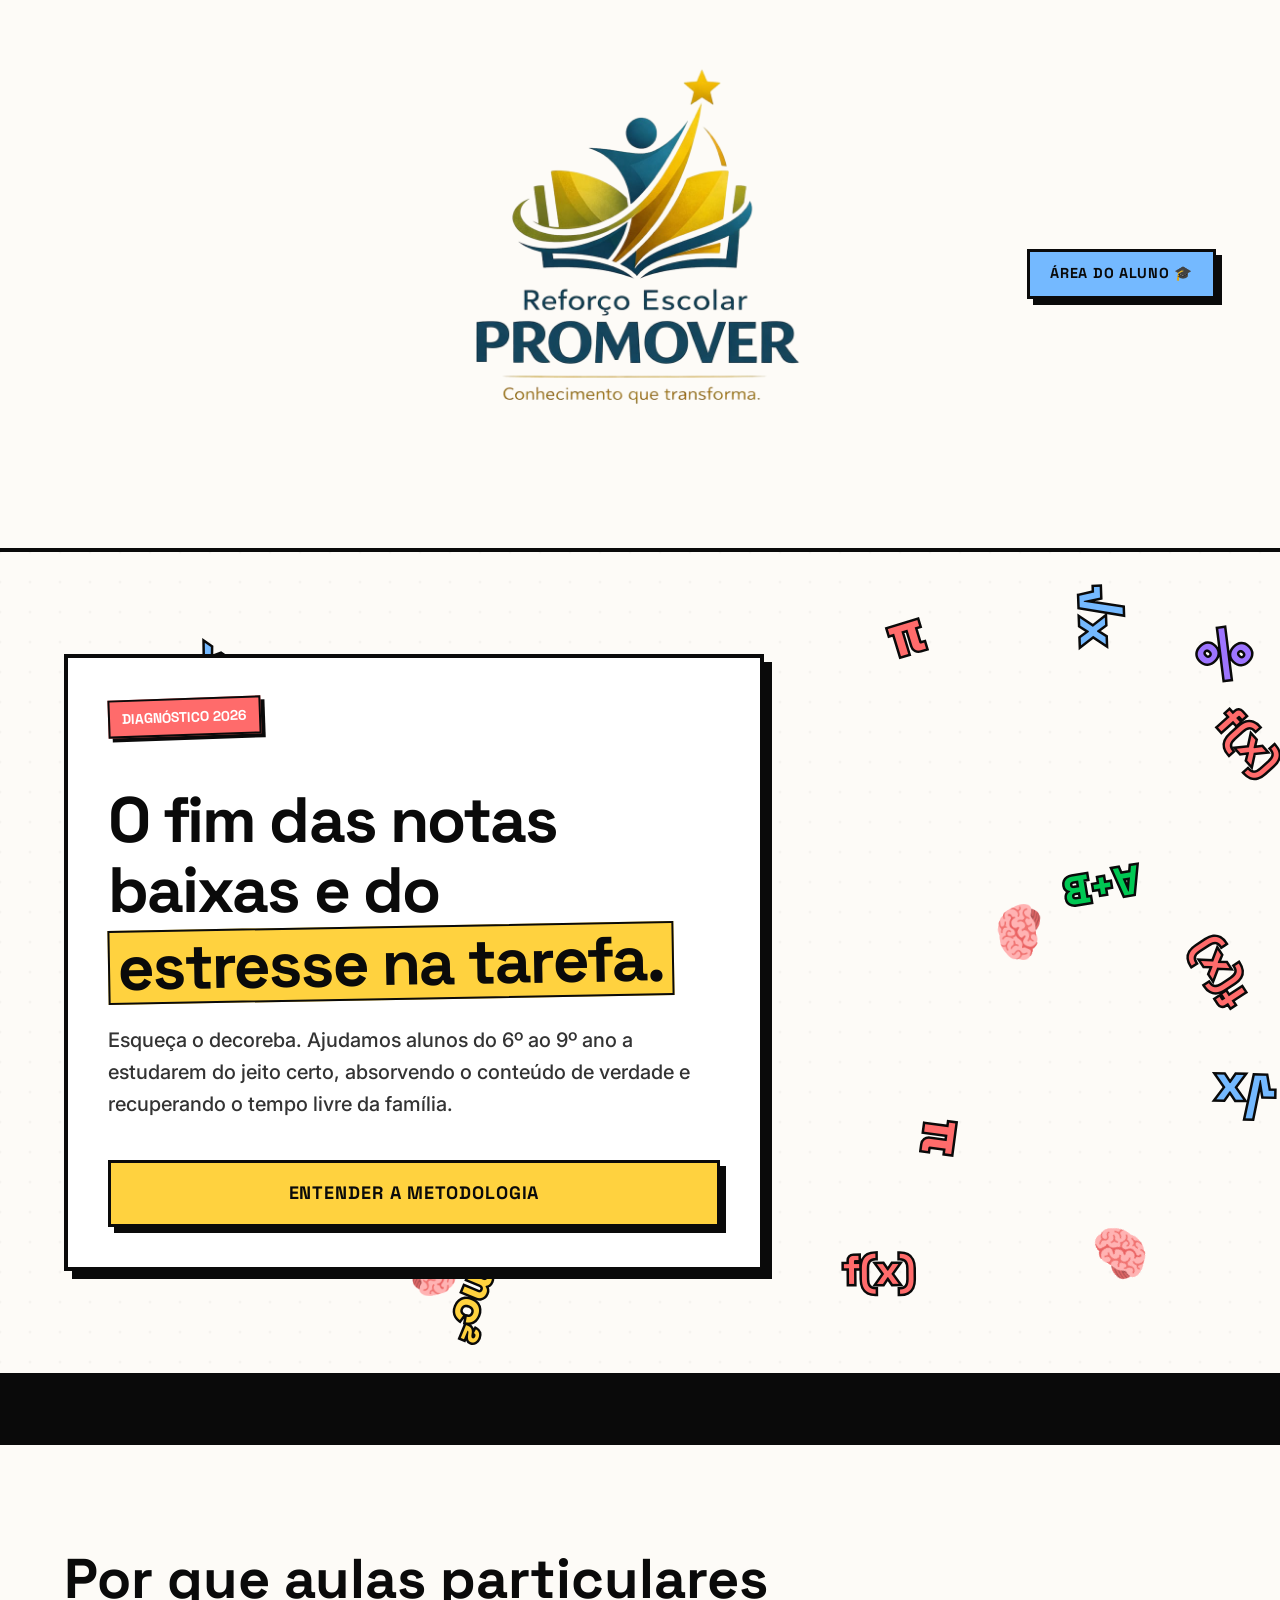
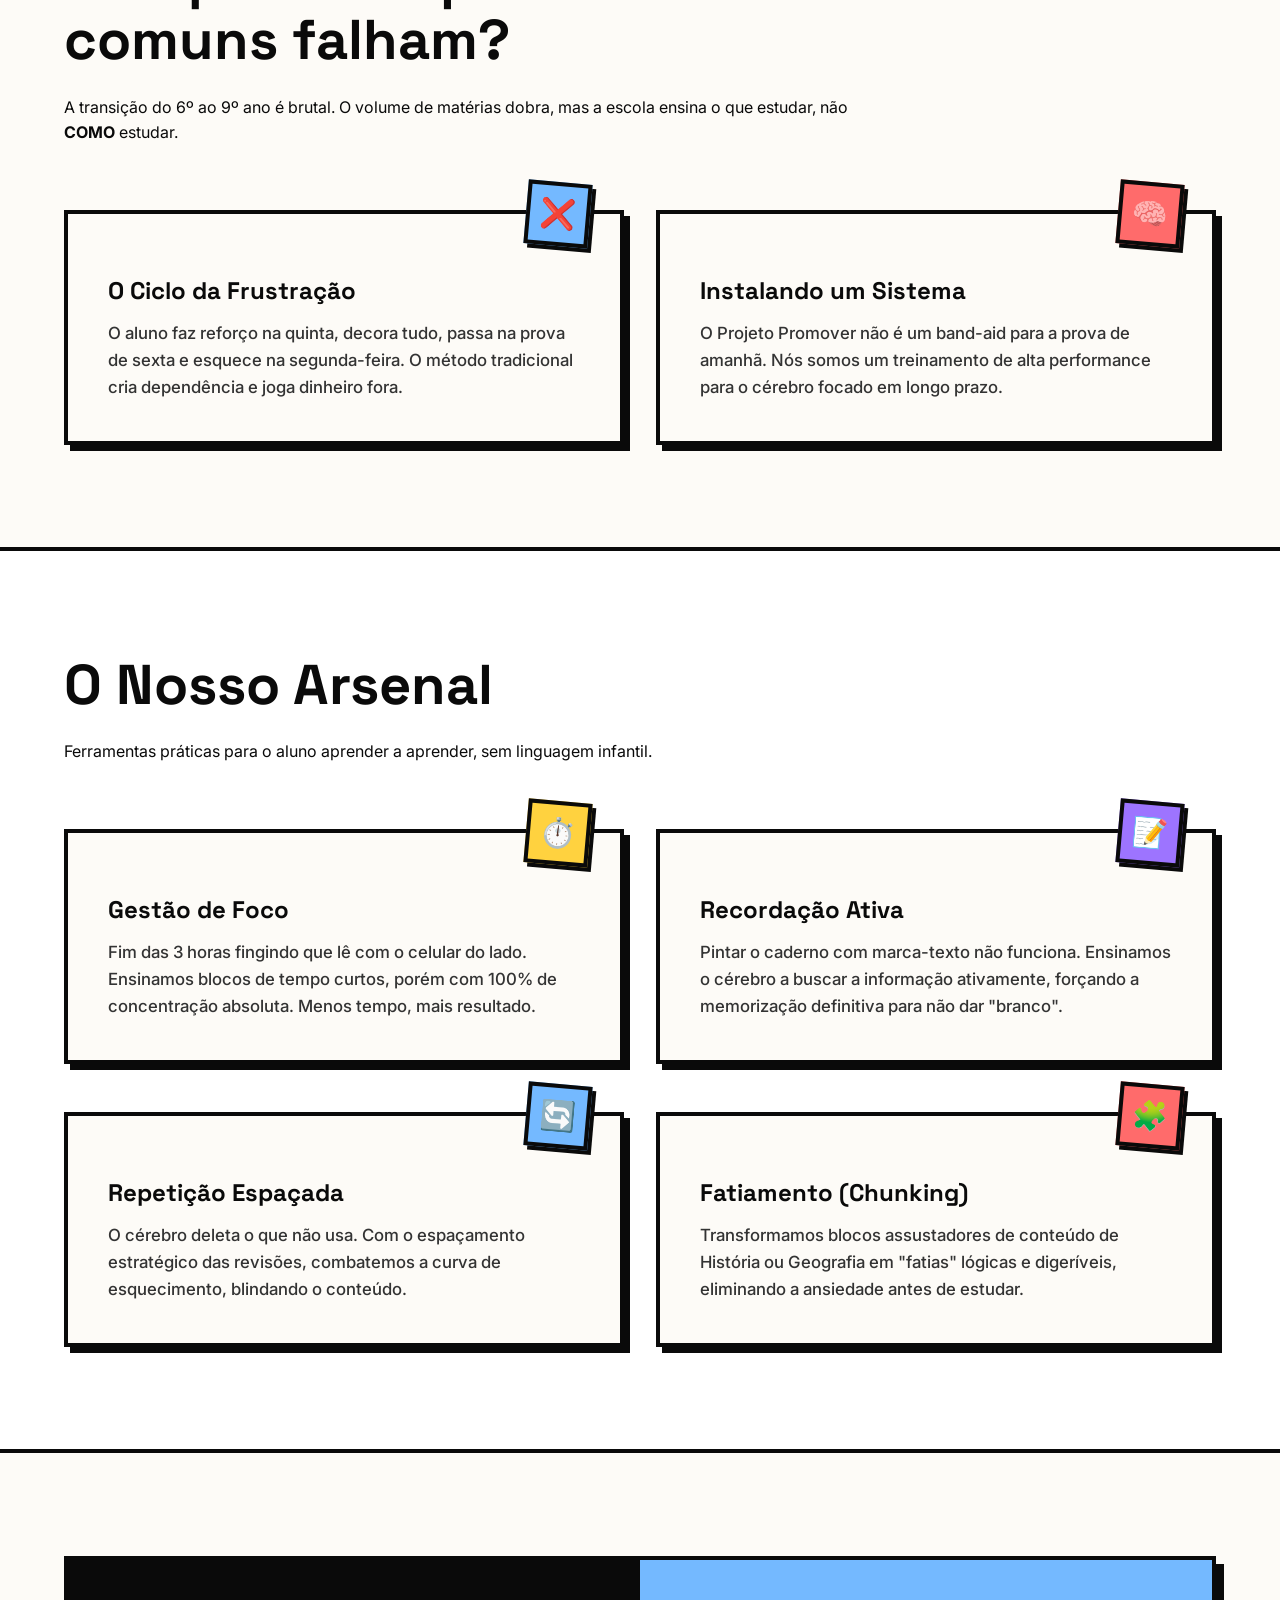
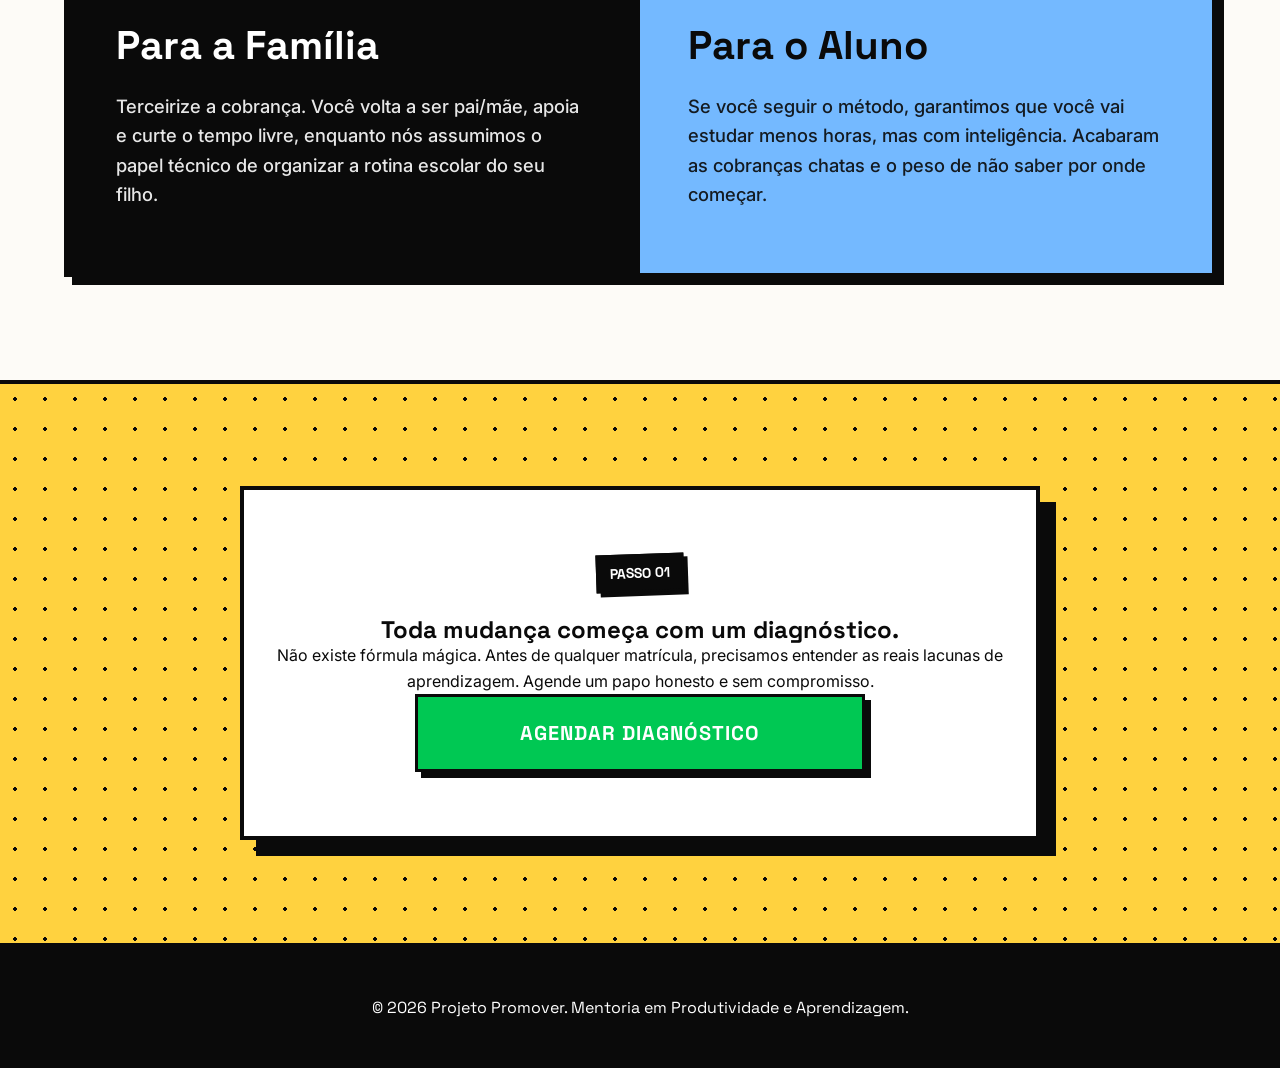
<file: index.html>
<!DOCTYPE html>
<html lang="pt-br">
<head>
    <meta charset="UTF-8">
    <meta name="viewport" content="width=device-width, initial-scale=1.0">
    <title>Projeto Promover | Mentoria Educacional Premium</title>
    
    <link rel="preconnect" href="https://fonts.googleapis.com">
    <link rel="preconnect" href="https://fonts.gstatic.com" crossorigin>
    <link href="https://fonts.googleapis.com/css2?family=Inter:wght@400;500;600&family=Space+Grotesk:wght@700;900&display=swap" rel="stylesheet">
    
    <style>
        :root {
            --color-bg: #FDFBF7;       /* Off-white quente */
            --color-black: #0A0A0A;    /* Preto profundo */
            --color-white: #FFFFFF;
            
            --color-primary: #FFD23F;  /* Amarelo Elétrico */
            --color-secondary: #FF6B6B;/* Rosa Coral */
            --color-tertiary: #74B9FF; /* Azul Celeste */
            --color-success: #00C853;  /* Verde Whatsapp */
            --color-purple: #9D74FF;   /* Roxo Elementos */

            --border-heavy: 4px solid var(--color-black);
            --border-medium: 3px solid var(--color-black);
            --border-light: 2px solid var(--color-black);
            
            --shadow-hard-lg: 8px 8px 0px 0px var(--color-black);
            --shadow-hard-md: 6px 6px 0px 0px var(--color-black);
            --shadow-hard-sm: 4px 4px 0px 0px var(--color-black);
            
            --font-heading: 'Space Grotesk', sans-serif;
            --font-body: 'Inter', sans-serif;
            
            --container-max: 1200px;
            --spacing-section: clamp(4rem, 8vw, 8rem);
        }

        * { margin: 0; padding: 0; box-sizing: border-box; }
        
        body { 
            background-color: var(--color-bg); 
            color: var(--color-black); 
            font-family: var(--font-body);
            line-height: 1.6;
            overflow-x: hidden;
            -webkit-font-smoothing: antialiased;
        }

        h1, h2, h3, h4 { font-family: var(--font-heading); line-height: 1.1; }
        a { text-decoration: none; color: inherit; }
        ul { list-style: none; }
        img, svg { max-width: 100%; display: block; }

        .container {
            width: 90%;
            max-width: var(--container-max);
            margin: 0 auto;
        }

        .btn {
            display: inline-flex;
            align-items: center;
            justify-content: center;
            gap: 12px;
            padding: 16px 32px;
            font-family: var(--font-heading);
            font-size: 1.125rem;
            font-weight: 900;
            text-transform: uppercase;
            letter-spacing: 0.05em;
            color: var(--color-black);
            background: var(--color-white);
            border: var(--border-medium);
            box-shadow: var(--shadow-hard-md);
            cursor: pointer;
            transition: all 0.15s ease-out;
            text-align: center;
            position: relative;
            z-index: 1;
        }

        .btn:active {
            transform: translate(4px, 4px);
            box-shadow: 2px 2px 0px 0px var(--color-black);
        }

        .btn-primary { background-color: var(--color-primary); }
        .btn-whatsapp { background-color: var(--color-success); color: var(--color-white); }
        .btn-secondary { background-color: var(--color-tertiary); }
        .btn-sm { padding: 10px 20px; font-size: 0.9rem; }

        .badge {
            display: inline-block;
            font-family: var(--font-heading);
            font-size: 0.875rem;
            font-weight: 900;
            text-transform: uppercase;
            padding: 6px 12px;
            border: var(--border-light);
            background: var(--color-white);
            box-shadow: var(--shadow-hard-sm);
        }
        .badge-alert { background: var(--color-secondary); color: var(--color-white); }

        header {
            background: var(--color-bg);
            border-bottom: var(--border-heavy);
            padding: 1.5rem 0;
            position: relative;
            z-index: 100;
        }

        .header-inner {
            display: flex;
            flex-direction: column;
            align-items: center;
            gap: 1.5rem;
            position: relative;
        }

        .logo {
            display: block;
            width: 100%;
            max-width: 380px; /* Grande no mobile */
            transition: transform 0.2s ease;
            z-index: 2;
        }

        .logo:hover { transform: scale(1.02) rotate(-1deg); }

        @media (min-width: 768px) {
            .header-inner {
                display: grid;
                grid-template-columns: 1fr auto 1fr;
                align-items: center;
            }
            .logo {
                grid-column: 2;
                max-width: 500px; /* Gigante no Desktop */
                margin: 0 auto;
            }
            .nav-header {
                grid-column: 3;
                display: flex;
                justify-content: flex-end;
            }
        }

        .hero {
            padding: var(--spacing-section) 0;
            border-bottom: var(--border-heavy);
            background-color: var(--color-bg); /* Fundo claro */
            position: relative;
            overflow: hidden;
            min-height: 80vh;
            display: flex;
            align-items: center;
        }

        /* Canvas ocupa tudo e fica no fundo */
        #physics-canvas {
            position: absolute;
            top: 0;
            left: 0;
            width: 100%;
            height: 100%;
            z-index: 1;
            cursor: crosshair;
        }

        .hero-grid {
            display: grid;
            grid-template-columns: 1fr;
            gap: 3rem;
            position: relative;
            z-index: 2; /* Fica acima do Canvas */
            pointer-events: none; /* Permite clicar no canvas através de áreas vazias */
        }

        .hero-content {
            background: var(--color-white);
            border: var(--border-heavy);
            padding: 2.5rem;
            box-shadow: var(--shadow-hard-lg);
            max-width: 700px;
            pointer-events: auto; /* Reativa cliques dentro da caixa */
        }

        .hero h1 {
            font-size: clamp(2.2rem, 5vw, 4rem);
            letter-spacing: -0.03em;
            margin: 1.5rem 0;
            color: var(--color-black);
        }

        .hero h1 span {
            background-color: var(--color-primary);
            padding: 0 8px;
            display: inline-block;
            transform: rotate(-1deg);
            border: var(--border-light);
        }

        .hero p.lead {
            font-size: clamp(1.125rem, 2vw, 1.25rem);
            font-weight: 500;
            margin-bottom: 2.5rem;
            color: #333;
        }

        .hero-cta-group {
            display: flex;
            flex-direction: column;
            gap: 1rem;
        }

        @media (min-width: 992px) {
            .hero-cta-group { flex-direction: row; }
        }

        .ticker-wrap {
            width: 100%;
            overflow: hidden;
            background-color: var(--color-black);
            color: var(--color-primary);
            padding: 1rem 0;
            border-bottom: var(--border-heavy);
            font-family: var(--font-heading);
            font-size: 1.25rem;
            font-weight: 900;
            text-transform: uppercase;
            white-space: nowrap;
        }
        .ticker {
            display: inline-block;
            padding-left: 100%;
            animation: ticker 25s linear infinite;
        }
        .ticker-item {
            display: inline-block;
            padding: 0 2rem;
        }
        .ticker-item::after {
            content: '✦';
            padding-left: 2rem;
            color: var(--color-white);
        }
        @keyframes ticker {
            0% { transform: translate3d(0, 0, 0); }
            100% { transform: translate3d(-100%, 0, 0); }
        }

        .section-padding { padding: var(--spacing-section) 0; border-bottom: var(--border-heavy); }
        .bg-white { background-color: var(--color-white); }
        .bg-offwhite { background-color: var(--color-bg); }
        
        .section-header { max-width: 800px; margin-bottom: 4rem; }
        .section-header h2 { font-size: clamp(2rem, 5vw, 3.5rem); margin-bottom: 1.5rem; }
        
        .grid-cards { display: grid; grid-template-columns: 1fr; gap: 2.5rem; }
        
        .card {
            background: var(--color-bg);
            border: var(--border-heavy);
            padding: 2.5rem;
            box-shadow: var(--shadow-hard-md);
            position: relative;
            transition: transform 0.2s ease;
            height: 100%;
        }
        .card:hover { transform: translateY(-4px) translateX(-4px); box-shadow: var(--shadow-hard-lg); }
        
        .card h3 { font-size: 1.5rem; margin: 1rem 0; font-weight: 900; }
        .card p { color: #333; font-size: 1.05rem; font-weight: 500; }

        .card-icon {
            width: 64px;
            height: 64px;
            background: var(--color-black);
            color: var(--color-white);
            display: flex;
            align-items: center;
            justify-content: center;
            font-family: var(--font-heading);
            font-size: 1.8rem;
            border: var(--border-heavy);
            box-shadow: var(--shadow-hard-sm);
            margin-bottom: 1.5rem;
            position: absolute;
            top: -32px; right: 30px;
            transform: rotate(5deg);
        }

        .c-1 { background-color: var(--color-tertiary); color: var(--color-black); }
        .c-2 { background-color: var(--color-secondary); color: var(--color-white); }
        .c-3 { background-color: var(--color-primary); color: var(--color-black); }
        .c-4 { background-color: var(--color-purple); color: var(--color-white); }

        @media (min-width: 768px) {
            .grid-cards { grid-template-columns: repeat(2, 1fr); gap: 3rem 2rem; }
            .card { padding-top: 3rem; }
        }

        .agreement-grid {
            display: grid;
            grid-template-columns: 1fr;
            gap: 0;
            border: var(--border-heavy);
            box-shadow: var(--shadow-hard-lg);
        }
        
        .agreement-panel { padding: 4rem 3rem; }
        .panel-parents { background-color: var(--color-black); color: var(--color-white); }
        .panel-students { background-color: var(--color-tertiary); color: var(--color-black); }
        
        .agreement-panel h3 { font-size: 2.5rem; margin-bottom: 1.5rem; }
        .agreement-panel p { font-size: 1.15rem; font-weight: 500; opacity: 0.9; }

        @media (min-width: 992px) {
            .agreement-grid { grid-template-columns: 1fr 1fr; }
            .panel-parents { border-right: var(--border-heavy); }
        }

        .cta-section {
            padding: var(--spacing-section) 0;
            background-color: var(--color-primary);
            text-align: center;
            background-image: radial-gradient(var(--color-black) 2px, transparent 2px);
            background-size: 30px 30px;
            border-bottom: var(--border-heavy);
        }
        
        .cta-box {
            background: var(--color-white);
            border: var(--border-heavy);
            padding: 4rem 2rem;
            box-shadow: 16px 16px 0px 0px var(--color-black);
            max-width: 800px;
            margin: 0 auto;
        }

        footer {
            background: var(--color-black);
            color: var(--color-white);
            padding: 3rem 0;
            text-align: center;
            font-family: var(--font-heading);
        }

        .reveal {
            opacity: 0;
            transform: translateY(30px);
            transition: all 0.7s cubic-bezier(0.16, 1, 0.3, 1);
        }
        .reveal.active { opacity: 1; transform: translateY(0); }
    </style>
</head>
<body>

    <header>
        <div class="container header-inner">
            <a href="#" class="logo">
                <img src="logo.png" alt="Projeto Promover">
            </a>
            
            <nav class="nav-header">
                <a href="turmas.html" class="btn btn-sm btn-secondary">
                    Área do Aluno 🎓
                </a>
            </nav>
        </div>
    </header>

    <main>
        <section class="hero">
            <!-- O Canvas agora ocupa toda a seção e fica atrás do texto -->
            <canvas id="physics-canvas"></canvas>
            
            <div class="container hero-grid">
                <div class="hero-content reveal">
                    <span class="badge badge-alert" style="margin-bottom: 1.5rem; transform: rotate(-2deg);">Diagnóstico 2026</span>
                    
                    <h1>O fim das notas baixas e do <span>estresse na tarefa.</span></h1>
                    
                    <p class="lead">Esqueça o decoreba. Ajudamos alunos do 6º ao 9º ano a estudarem do jeito certo, absorvendo o conteúdo de verdade e recuperando o tempo livre da família.</p>
                    
                    <div class="hero-cta-group">
                        <a href="#diagnostico" class="btn btn-primary" style="width: 100%;">
                            Entender a Metodologia
                        </a>
                    </div>
                </div>
            </div>
        </section>

        <div class="ticker-wrap">
            <div class="ticker">
                <div class="ticker-item">Gestão de Foco</div>
                <div class="ticker-item">Recordação Ativa</div>
                <div class="ticker-item">Fim do Decoreba</div>
                <div class="ticker-item">Autonomia</div>
                <div class="ticker-item">Rotina de Estudos</div>
                <!-- Duplicate for seamless loop -->
                <div class="ticker-item">Gestão de Foco</div>
                <div class="ticker-item">Recordação Ativa</div>
                <div class="ticker-item">Fim do Decoreba</div>
                <div class="ticker-item">Autonomia</div>
                <div class="ticker-item">Rotina de Estudos</div>
            </div>
        </div>

        <section class="section-padding bg-offwhite">
            <div class="container">
                <div class="section-header reveal">
                    <h2>Por que aulas particulares comuns falham?</h2>
                    <p class="lead">A transição do 6º ao 9º ano é brutal. O volume de matérias dobra, mas a escola ensina o que estudar, não <strong>COMO</strong> estudar.</p>
                </div>

                <div class="grid-cards">
                    <div class="card reveal">
                        <div class="card-icon c-1">❌</div>
                        <h3>O Ciclo da Frustração</h3>
                        <p>O aluno faz reforço na quinta, decora tudo, passa na prova de sexta e esquece na segunda-feira. O método tradicional cria dependência e joga dinheiro fora.</p>
                    </div>

                    <div class="card reveal" style="transition-delay: 0.15s;">
                        <div class="card-icon c-2">🧠</div>
                        <h3>Instalando um Sistema</h3>
                        <p>O Projeto Promover não é um band-aid para a prova de amanhã. Nós somos um treinamento de alta performance para o cérebro focado em longo prazo.</p>
                    </div>
                </div>
            </div>
        </section>

        <section class="section-padding bg-white">
            <div class="container">
                <div class="section-header reveal">
                    <h2>O Nosso Arsenal</h2>
                    <p class="lead">Ferramentas práticas para o aluno aprender a aprender, sem linguagem infantil.</p>
                </div>

                <div class="grid-cards">
                    <div class="card reveal">
                        <div class="card-icon c-3">⏱️</div>
                        <h3>Gestão de Foco</h3>
                        <p>Fim das 3 horas fingindo que lê com o celular do lado. Ensinamos blocos de tempo curtos, porém com 100% de concentração absoluta. Menos tempo, mais resultado.</p>
                    </div>

                    <div class="card reveal" style="transition-delay: 0.1s;">
                        <div class="card-icon c-4">📝</div>
                        <h3>Recordação Ativa</h3>
                        <p>Pintar o caderno com marca-texto não funciona. Ensinamos o cérebro a buscar a informação ativamente, forçando a memorização definitiva para não dar "branco".</p>
                    </div>

                    <div class="card reveal" style="transition-delay: 0.2s;">
                        <div class="card-icon c-1">🔄</div>
                        <h3>Repetição Espaçada</h3>
                        <p>O cérebro deleta o que não usa. Com o espaçamento estratégico das revisões, combatemos a curva de esquecimento, blindando o conteúdo.</p>
                    </div>

                    <div class="card reveal" style="transition-delay: 0.3s;">
                        <div class="card-icon c-2">🧩</div>
                        <h3>Fatiamento (Chunking)</h3>
                        <p>Transformamos blocos assustadores de conteúdo de História ou Geografia em "fatias" lógicas e digeríveis, eliminando a ansiedade antes de estudar.</p>
                    </div>
                </div>
            </div>
        </section>

        <section class="section-padding bg-offwhite">
            <div class="container reveal">
                <div class="agreement-grid">
                    <div class="agreement-panel panel-parents">
                        <h3>Para a Família</h3>
                        <p>Terceirize a cobrança. Você volta a ser pai/mãe, apoia e curte o tempo livre, enquanto nós assumimos o papel técnico de organizar a rotina escolar do seu filho.</p>
                    </div>
                    <div class="agreement-panel panel-students">
                        <h3>Para o Aluno</h3>
                        <p>Se você seguir o método, garantimos que você vai estudar menos horas, mas com inteligência. Acabaram as cobranças chatas e o peso de não saber por onde começar.</p>
                    </div>
                </div>
            </div>
        </section>

        <section id="diagnostico" class="cta-section">
            <div class="container">
                <div class="cta-box reveal">
                    <span class="badge" style="margin-bottom: 1.5rem; background: var(--color-black); color: var(--color-white); transform: rotate(-2deg);">Passo 01</span>
                    <h2>Toda mudança começa com um diagnóstico.</h2>
                    <p>Não existe fórmula mágica. Antes de qualquer matrícula, precisamos entender as reais lacunas de aprendizagem. Agende um papo honesto e sem compromisso.</p>
                    
                    <a href="https://wa.me/5585992621003?text=Ol%C3%A1!%20Li%20o%20site%20e%20gostaria%20de%20agendar%20a%20Avalia%C3%A7%C3%A3o%20Diagn%C3%B3stica%20para%20entender%20o%20m%C3%A9todo." target="_blank" class="btn btn-whatsapp" style="width: 100%; max-width: 450px; font-size: 1.25rem; padding: 20px;">
                        Agendar Diagnóstico
                    </a>
                </div>
            </div>
        </section>
    </main>

    <footer>
        <div class="container">
            <p>&copy; 2026 Projeto Promover. Mentoria em Produtividade e Aprendizagem.</p>
        </div>
    </footer>

    <script>
        // 1. SCROLL REVEAL ANIMATION
        document.addEventListener("DOMContentLoaded", () => {
            const reveals = document.querySelectorAll(".reveal");
            const observerOptions = { threshold: 0.1, rootMargin: "0px 0px -50px 0px" };

            const revealOnScroll = new IntersectionObserver(function(entries, observer) {
                entries.forEach(entry => {
                    if (entry.isIntersecting) {
                        entry.target.classList.add("active");
                        observer.unobserve(entry.target); 
                    }
                });
            }, observerOptions);

            reveals.forEach(reveal => revealOnScroll.observe(reveal));
        });

        // 2. CANVAS INTERATIVO: ELEMENTOS EDUCACIONAIS ESPALHADOS NA TELA
        window.onload = function() {
            const canvas = document.getElementById('physics-canvas');
            if(!canvas) return;
            const ctx = canvas.getContext('2d');
            let width, height;
            
            // O Canvas agora pega o tamanho total da section .hero
            function resizeCanvas() {
                const parent = canvas.parentElement;
                width = parent.clientWidth;
                height = parent.clientHeight;
                canvas.width = width;
                canvas.height = height;
            }
            resizeCanvas();
            window.addEventListener('resize', resizeCanvas);

            // Interação Mouse/Touch
            const pointer = { x: null, y: null, radius: 150 }; // Raio de repulsão um pouco maior

            function updatePointer(e) {
                const rect = canvas.getBoundingClientRect();
                const clientX = e.touches ? e.touches[0].clientX : e.clientX;
                const clientY = e.touches ? e.touches[0].clientY : e.clientY;
                pointer.x = clientX - rect.left;
                pointer.y = clientY - rect.top;
            }

            // Ouve eventos diretamente na window para não ser bloqueado pela div
            window.addEventListener('mousemove', updatePointer);
            window.addEventListener('touchmove', updatePointer, {passive: true});
            window.addEventListener('mouseleave', () => { pointer.x = null; pointer.y = null; });
            window.addEventListener('touchend', () => { pointer.x = null; pointer.y = null; });

            // Símbolos Educacionais Lúdicos
            const itemsList = [
                { text: 'E=mc²', color: '#FFD23F', size: 45 }, // Amarelo
                { text: 'π', color: '#FF6B6B', size: 60 },      // Rosa
                { text: '√x', color: '#74B9FF', size: 50 },    // Azul
                { text: 'A+B', color: '#00C853', size: 40 },   // Verde
                { text: '⚛️', color: '#9D74FF', size: 55 },    // Átomo
                { text: '🧠', color: '#FFD23F', size: 50 },    // Cérebro
                { text: '%', color: '#9D74FF', size: 60 },      // Porcentagem
                { text: 'f(x)', color: '#FF6B6B', size: 40 }   // Função
            ];

            const entities = [];

            class PhysicsEntity {
                constructor(data) {
                    this.text = data.text;
                    this.color = data.color;
                    this.size = data.size;
                    
                    // Começa espalhado por toda a tela
                    this.x = Math.random() * (width - 100) + 50;
                    this.y = Math.random() * (height - 100) + 50;
                    
                    // Velocidade leve
                    this.vx = (Math.random() - 0.5) * 1.5;
                    this.vy = (Math.random() - 0.5) * 1.5;
                    
                    this.angle = Math.random() * Math.PI * 2;
                    this.vAngle = (Math.random() - 0.5) * 0.03;
                }

                update() {
                    this.angle += this.vAngle;

                    // Colisão nas bordas da tela inteira
                    const hitBox = this.size / 1.5; 
                    if (this.x - hitBox < 0) { this.x = hitBox; this.vx *= -1; }
                    if (this.x + hitBox > width) { this.x = width - hitBox; this.vx *= -1; }
                    if (this.y - hitBox < 0) { this.y = hitBox; this.vy *= -1; }
                    if (this.y + hitBox > height) { this.y = height - hitBox; this.vy *= -1; }

                    // Interação com o Mouse (Repulsão)
                    if (pointer.x != null && pointer.y != null) {
                        let dx = pointer.x - this.x;
                        let dy = pointer.y - this.y;
                        let distance = Math.sqrt(dx * dx + dy * dy);
                        
                        if (distance < pointer.radius) {
                            const forceDirectionX = dx / distance;
                            const forceDirectionY = dy / distance;
                            const force = (pointer.radius - distance) / pointer.radius;
                            
                            this.vx -= forceDirectionX * force * 1.5;
                            this.vy -= forceDirectionY * force * 1.5;
                            this.vAngle += (Math.random() - 0.5) * 0.1; 
                        }
                    }

                    // Limite de velocidade
                    const maxSpeed = 4;
                    const speed = Math.sqrt(this.vx * this.vx + this.vy * this.vy);
                    if(speed > maxSpeed) {
                        this.vx = (this.vx / speed) * maxSpeed;
                        this.vy = (this.vy / speed) * maxSpeed;
                    }
                    
                    this.vx *= 0.99;
                    this.vy *= 0.99;
                    this.vAngle *= 0.98;

                    if(Math.abs(this.vx) < 0.3) this.vx += (Math.random()-0.5)*0.3;
                    if(Math.abs(this.vy) < 0.3) this.vy += (Math.random()-0.5)*0.3;

                    this.x += this.vx;
                    this.y += this.vy;
                }

                draw() {
                    ctx.save();
                    ctx.translate(this.x, this.y);
                    ctx.rotate(this.angle);
                    
                    ctx.font = `900 ${this.size}px "Space Grotesk", sans-serif`;
                    ctx.textAlign = "center";
                    ctx.textBaseline = "middle";
                    
                    // Bordas pretas brutalistas nos icones
                    ctx.lineWidth = 5;
                    ctx.strokeStyle = "#0A0A0A";
                    ctx.strokeText(this.text, 0, 0);
                    
                    ctx.fillStyle = this.color;
                    ctx.fillText(this.text, 0, 0);
                    
                    ctx.restore();
                }
            }

            // Triplicando a quantidade de itens para preencher a tela inteira
            itemsList.forEach(data => entities.push(new PhysicsEntity(data)));
            itemsList.forEach(data => entities.push(new PhysicsEntity(data)));
            itemsList.forEach(data => entities.push(new PhysicsEntity(data)));

            function animate() {
                // Fundo limpo para evitar rastro
                ctx.clearRect(0, 0, width, height);

                // Grid pontilhado sutil de fundo para dar ar "científico"
                ctx.fillStyle = "rgba(10, 10, 10, 0.03)";
                for(let i=0; i<width; i+=30) {
                    for(let j=0; j<height; j+=30) {
                        ctx.beginPath();
                        ctx.arc(i, j, 1.5, 0, Math.PI*2);
                        ctx.fill();
                    }
                }

                entities.forEach(entity => {
                    entity.update();
                    entity.draw();
                });
                
                requestAnimationFrame(animate);
            }

            animate();
        };
    </script>
</body>
</html>
</file>
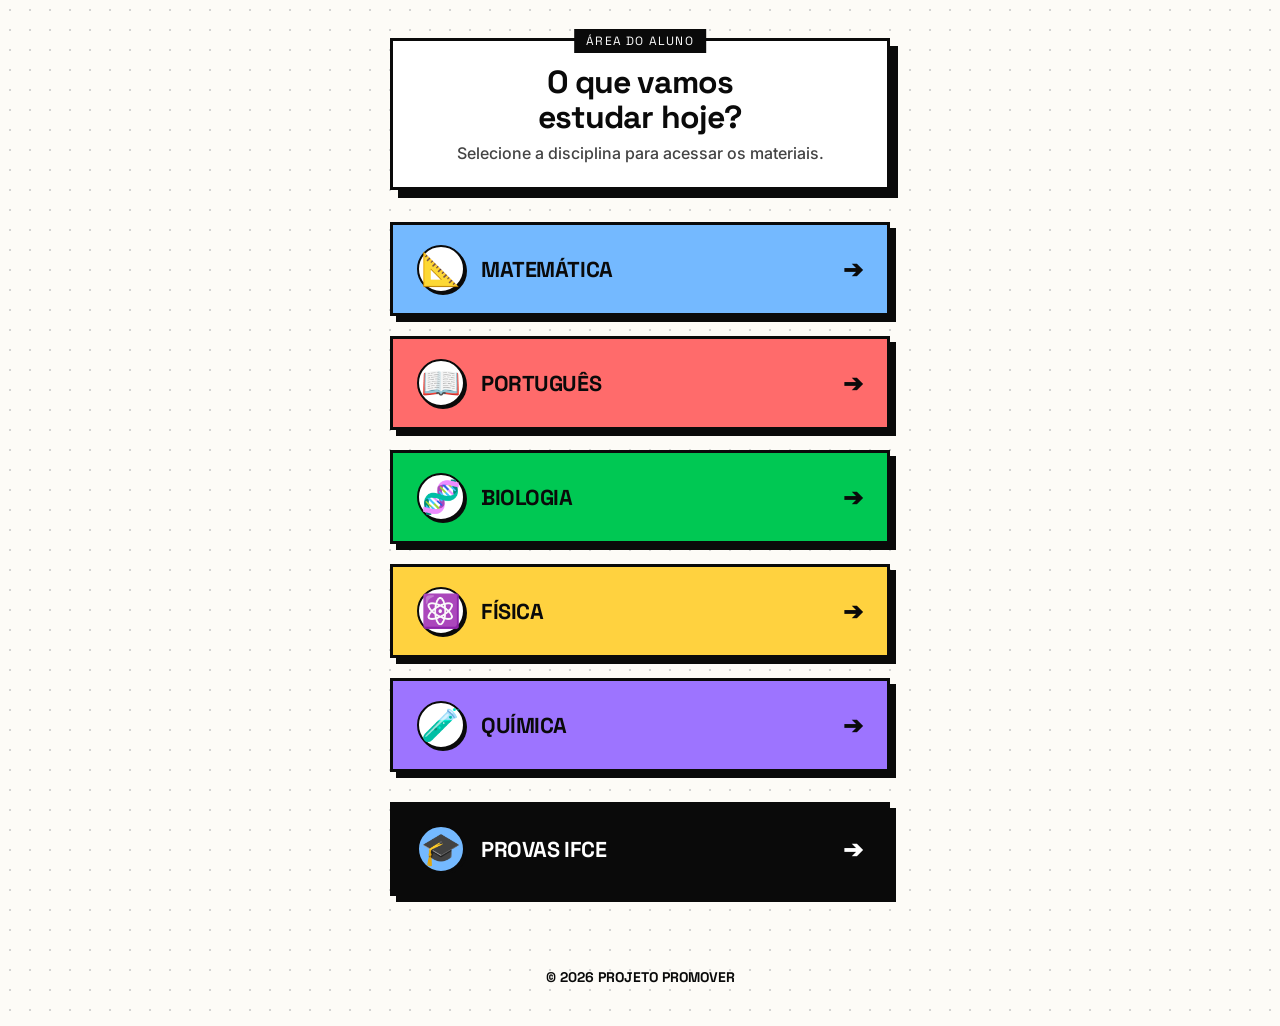
<file: turmas.html>
<!DOCTYPE html>
<html lang="pt-BR">
<head>
    <meta charset="UTF-8">
    <meta name="viewport" content="width=device-width, initial-scale=1.0">
    <title>Área do Aluno | Projeto Promover</title>
    
    <!-- Tipografia Neo-Brutalista -->
    <link rel="preconnect" href="https://fonts.googleapis.com">
    <link rel="preconnect" href="https://fonts.gstatic.com" crossorigin>
    <link href="https://fonts.googleapis.com/css2?family=Inter:wght@400;500&family=Space+Grotesk:wght@700;900&display=swap" rel="stylesheet">

    <style>
        :root {
            --color-bg: #FDFBF7;       /* Off-white quente */
            --color-black: #0A0A0A;    /* Preto profundo */
            --color-white: #FFFFFF;
            
            /* Cores Específicas por Matéria */
            --color-mat: #74B9FF;      /* Azul Celeste */
            --color-port: #FF6B6B;     /* Rosa Coral */
            --color-bio: #00C853;      /* Verde Esmeralda */
            --color-fis: #FFD23F;      /* Amarelo Elétrico */
            --color-qui: #9D74FF;      /* Roxo Neon */
            --color-ifce: #0A0A0A;     /* Preto (Destaque Premium) */

            --border-heavy: 3px solid var(--color-black);
            --shadow-hard: 6px 6px 0px 0px var(--color-black);
            
            --font-heading: 'Space Grotesk', sans-serif;
            --font-body: 'Inter', sans-serif;
        }

        * {
            margin: 0;
            padding: 0;
            box-sizing: border-box;
        }

        body {
            background-color: var(--color-bg);
            color: var(--color-black);
            font-family: var(--font-body);
            display: flex;
            flex-direction: column;
            align-items: center;
            min-height: 100vh;
            padding: 20px;
            /* Padrão de fundo neo-brutalista sutil */
            background-image: radial-gradient(#d3d3d3 1px, transparent 1px);
            background-size: 20px 20px;
        }

        .container {
            width: 100%;
            max-width: 500px; /* Mantém o formato Mobile mesmo no Desktop */
            display: flex;
            flex-direction: column;
            gap: 32px;
            margin-top: 2vh;
        }

        header {
            text-align: center;
            background: var(--color-white);
            padding: 24px;
            border: var(--border-heavy);
            box-shadow: 8px 8px 0px 0px var(--color-black);
            position: relative;
        }

        header::before {
            content: 'ÁREA DO ALUNO';
            position: absolute;
            top: -12px;
            left: 50%;
            transform: translateX(-50%);
            background: var(--color-black);
            color: var(--color-white);
            font-family: var(--font-heading);
            font-size: 0.75rem;
            padding: 4px 12px;
            letter-spacing: 0.1em;
            text-transform: uppercase;
        }

        h1 {
            font-family: var(--font-heading);
            font-size: 2rem;
            font-weight: 900;
            line-height: 1.1;
            margin-bottom: 8px;
            letter-spacing: -0.03em;
        }

        .subtitle {
            font-size: 1rem;
            font-weight: 500;
            color: #444;
        }

        .menu-grid {
            display: flex;
            flex-direction: column;
            gap: 20px;
        }

        .grade-card {
            display: flex;
            align-items: center;
            justify-content: space-between;
            text-decoration: none;
            color: var(--color-black);
            padding: 20px 24px;
            border: var(--border-heavy);
            background-color: var(--color-white);
            transition: all 0.15s ease-out;
            box-shadow: var(--shadow-hard);
            position: relative;
            overflow: hidden;
            font-family: var(--font-heading);
        }

        /* Micro-interação tátil ao clicar */
        .grade-card:active {
            transform: translate(4px, 4px);
            box-shadow: 2px 2px 0px 0px var(--color-black);
        }

        .card-content {
            display: flex;
            align-items: center;
            gap: 16px;
            position: relative;
            z-index: 2;
        }

        .icon-box {
            font-size: 2rem;
            display: flex;
            align-items: center;
            justify-content: center;
            width: 48px;
            height: 48px;
            background: var(--color-white);
            border: 2px solid var(--color-black);
            border-radius: 50%;
            box-shadow: 2px 2px 0px var(--color-black);
        }

        .card-title {
            font-size: 1.35rem;
            font-weight: 900;
            text-transform: uppercase;
            letter-spacing: -0.02em;
        }

        .arrow-icon {
            font-weight: 900;
            font-size: 1.5rem;
            color: var(--color-black);
            transition: transform 0.2s;
        }

        .grade-card:hover .arrow-icon {
            transform: translateX(4px);
        }

        .bg-mat { background-color: var(--color-mat); }
        .bg-port { background-color: var(--color-port); }
        .bg-bio { background-color: var(--color-bio); }
        .bg-fis { background-color: var(--color-fis); }
        .bg-qui { background-color: var(--color-qui); }
        
        /* Destaque Especial para a Preparação IFCE */
        .bg-ifce { 
            background-color: var(--color-ifce); 
            color: var(--color-white);
        }
        .bg-ifce .card-title, .bg-ifce .arrow-icon { color: var(--color-white); }
        .bg-ifce .icon-box { background-color: var(--color-mat); color: var(--color-black); }

        footer {
            margin-top: auto;
            padding: 40px 0 20px 0;
            font-size: 0.875rem;
            font-family: var(--font-heading);
            font-weight: 700;
            color: var(--color-black);
            text-align: center;
            text-transform: uppercase;
        }
    </style>
</head>
<body>

    <div class="container">
        <header>
            <h1>O que vamos<br>estudar hoje?</h1>
            <p class="subtitle">Selecione a disciplina para acessar os materiais.</p>
        </header>

        <main class="menu-grid">
            
            <a href="https://acompanhamentopromover.github.io/mat/" class="grade-card bg-mat">
                <div class="card-content">
                    <span class="icon-box">📐</span>
                    <span class="card-title">Matemática</span>
                </div>
                <span class="arrow-icon">➔</span>
            </a>

            <a href="https://edu666777.github.io/port/" class="grade-card bg-port">
                <div class="card-content">
                    <span class="icon-box">📖</span>
                    <span class="card-title">Português</span>
                </div>
                <span class="arrow-icon">➔</span>
            </a>

            <a href="https://edu666777.github.io/biopromover/index.html" class="grade-card bg-bio">
                <div class="card-content">
                    <span class="icon-box">🧬</span>
                    <span class="card-title">Biologia</span>
                </div>
                <span class="arrow-icon">➔</span>
            </a>

            <a href="https://edu666777.github.io/fispromover/" class="grade-card bg-fis">
                <div class="card-content">
                    <span class="icon-box">⚛️</span>
                    <span class="card-title">Física</span>
                </div>
                <span class="arrow-icon">➔</span>
            </a>

            <a href="https://edu666777.github.io/quipromover/" class="grade-card bg-qui">
                <div class="card-content">
                    <span class="icon-box">🧪</span>
                    <span class="card-title">Química</span>
                </div>
                <span class="arrow-icon">➔</span>
            </a>

            <!-- Destaque especial para o curso de Provas IFCE -->
            <a href="https://acompanhamentopromover.github.io/9/provas-ifce.html" class="grade-card bg-ifce" style="margin-top: 10px;">
                <div class="card-content">
                    <span class="icon-box">🎓</span>
                    <span class="card-title">Provas IFCE</span>
                </div>
                <span class="arrow-icon">➔</span>
            </a>

        </main>

        <footer>
            © 2026 Projeto Promover
        </footer>
    </div>

</body>
</html>
</file>
